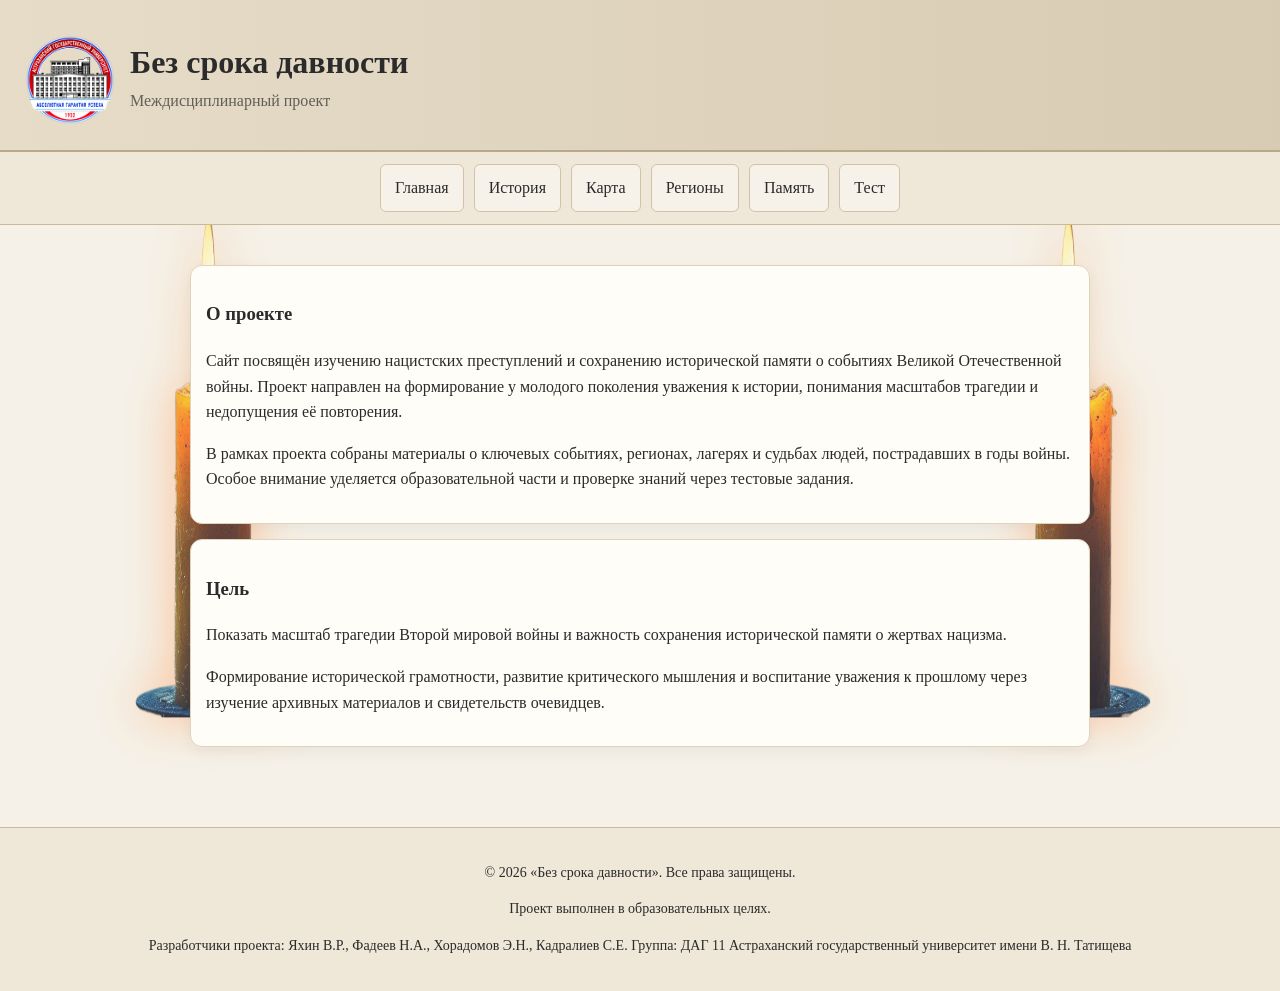
<file: index.html>
<!DOCTYPE html>
<html lang="ru">
<head>
<meta name="viewport" content="width=device-width, initial-scale=1.0">
<title>Без срока давности</title>
<link rel="stylesheet" href="style.css">
</head>

<body>

<div class="candle left">
  <img src="images/candle.png">
</div>

<div class="candle right">
  <img src="images/candle.png">
</div>


<header class="header">
  <div class="logo-wrap">
    <img src="images/logo.png" class="logo">
    <div class="title-block">
      <h1>Без срока давности</h1>
      <p>Междисциплинарный проект</p>
    </div>
  </div>
</header>

<nav>
<a href="index.html">Главная</a>
<a href="history.html">История</a>
<a href="map.html">Карта</a>
<a href="regions.html">Регионы</a>
<a href="memory.html">Память</a>
<a href="quiz.html">Тест</a>

</nav>

<section>
<div class="card">
  <h3>О проекте</h3>
  <p>
    Сайт посвящён изучению нацистских преступлений и сохранению исторической памяти о событиях Великой Отечественной войны.
    Проект направлен на формирование у молодого поколения уважения к истории, понимания масштабов трагедии и недопущения её повторения.
  </p>

  <p>
    В рамках проекта собраны материалы о ключевых событиях, регионах, лагерях и судьбах людей, пострадавших в годы войны.
    Особое внимание уделяется образовательной части и проверке знаний через тестовые задания.
  </p>
</div>

<div class="card">
  <h3>Цель</h3>
  <p>
    Показать масштаб трагедии Второй мировой войны и важность сохранения исторической памяти о жертвах нацизма.
  </p>

  <p>
    Формирование исторической грамотности, развитие критического мышления и воспитание уважения к прошлому через изучение архивных материалов и свидетельств очевидцев.
  </p>
</div>
</section>

<footer class="footer">
  <div class="footer-content">
    <p>© 2026 «Без срока давности». Все права защищены.</p>
    <p>Проект выполнен в образовательных целях.</p>
    <p>Разработчики проекта: Яхин В.Р., Фадеев Н.А., Хорадомов Э.Н., Кадралиев С.Е. Группа: ДАГ 11 Астраханский государственный университет имени В. Н. Татищева
</p>
  </div>
</footer>
</body>
</html>
</file>
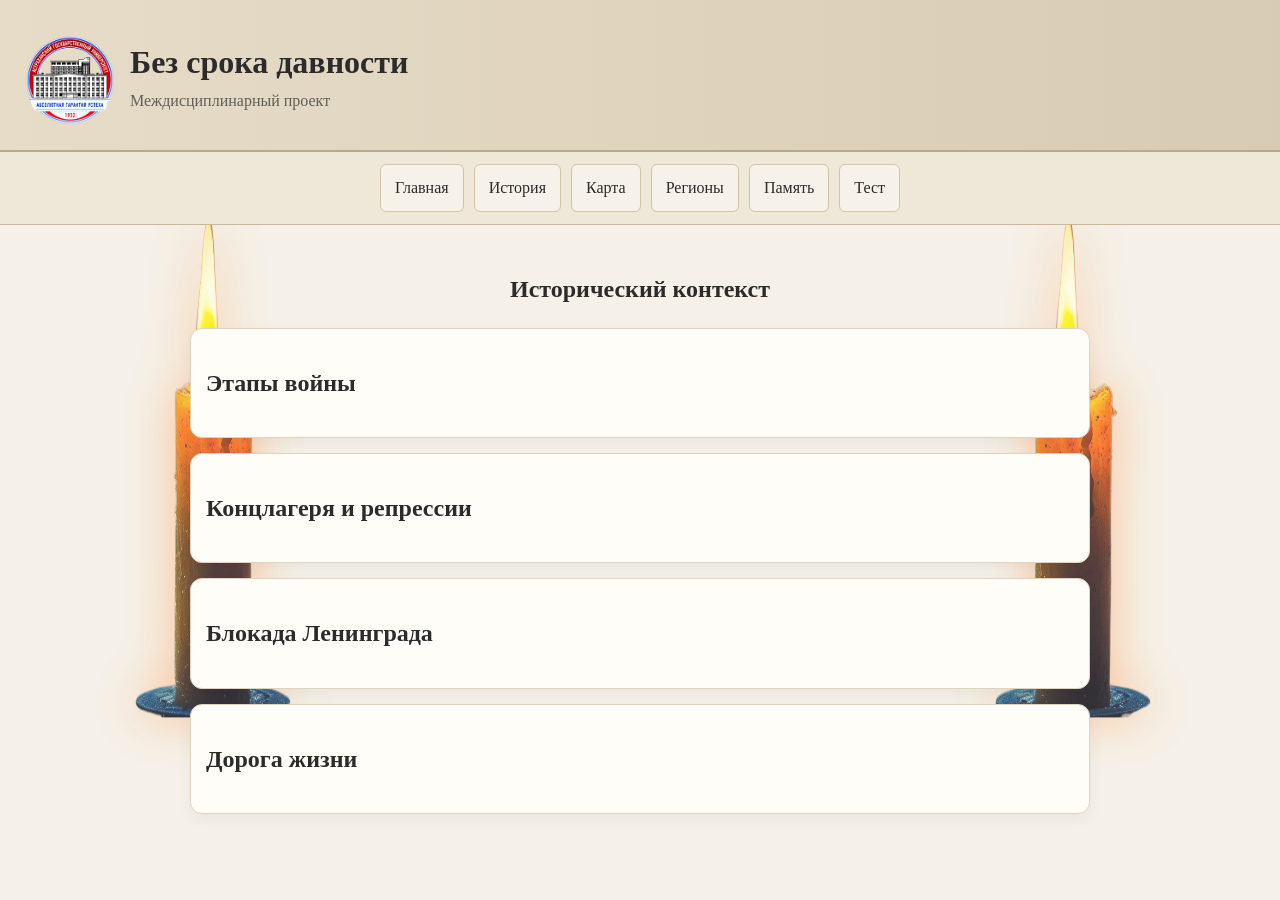
<file: history.html>
<!DOCTYPE html>
<html lang="ru">
<head>
<meta charset="UTF-8">
<meta name="viewport" content="width=device-width, initial-scale=1.0">
<title>История</title>
<link rel="stylesheet" href="style.css">
<script src="script.js" defer></script>
</head>

<header class="header">
  <div class="logo-wrap">
    <img src="images/logo.png" class="logo">
    <div class="title-block">
      <h1>Без срока давности</h1>
      <p>Междисциплинарный проект</p>
    </div>
  </div>
</header>

<body>
<div class="candle left">
  <img src="images/candle.png">
</div>

<div class="candle right">
  <img src="images/candle.png">
</div>

<nav>
<a href="index.html">Главная</a>
<a href="history.html">История</a>
<a href="map.html">Карта</a>
<a href="regions.html">Регионы</a>
<a href="memory.html">Память</a>
<a href="quiz.html">Тест</a>
</nav>

<section>

<h1 class="page-title">Исторический контекст</h1>

<div class="card">
  <h2 onclick="toggle('warStages')">Этапы войны</h2>

  <div id="warStages" class="hidden">

    <h3>1941 — Начало вторжения</h3>
    <p>
      22 июня 1941 года Германия начала операцию «Барбаросса».
      В первые месяцы немецкие войска стремительно продвигались к Москве.
      Битва за Москву стала первым крупным срывом немецкого наступления.
    </p>

    <h3>1942 — Наступление на юг</h3>
    <p>
      Основной удар был направлен на Кавказ и Сталинград.
      Германия стремилась захватить нефтяные районы и важные транспортные узлы.
    </p>

    <h3>1943 — Перелом войны</h3>
    <p>
      Победы под Сталинградом и на Курской дуге изменили ход войны.
      Стратегическая инициатива окончательно перешла к СССР.
    </p>

    <h3>1944 — Освобождение</h3>
    <p>
      Красная армия освободила большую часть оккупированных территорий
      и начала вытеснение противника за пределы страны.
    </p>

    <h3>1945 — Победа</h3>
    <p>
      Завершающий этап войны.
      Берлинская операция закончилась капитуляцией Германии,
      а 9 мая стало Днём Победы.
    </p>

  </div>
</div>

<div class="card">
<h2 onclick="toggle('campsInfo')">Концлагеря и репрессии</h2>

<div id="campsInfo" class="hidden">
<p>
<strong>Трудовые лагеря.</strong>
Использовались для принудительного труда заключённых.
</p>

<p>
<strong>Пересыльные лагеря.</strong>
Предназначались для временного содержания военнопленных.
</p>

<p>
<strong>Лагеря уничтожения.</strong>
Использовались для массового уничтожения людей.
</p>
</div>
</div>

<div class="card">
<h2 onclick="toggle('blockade')">Блокада Ленинграда</h2>

<div id="blockade" class="hidden">
<p>
Блокада Ленинграда длилась 872 дня (1941–1944) и стала одной из самых тяжёлых страниц войны. Город был полностью окружён немецкими войсками, из-за чего прекратились поставки продовольствия и топлива.

Главной целью противника было сломить город голодом и холодом. Несмотря на это, Ленинград продолжал жить и работать: действовали заводы, выпускалась военная продукция, люди поддерживали оборону города.
</p>
</div>
</div>

<div class="card">
<h2 onclick="toggle('ladoga')">Дорога жизни</h2>

<div id="ladoga" class="hidden">
<p>
Дорога жизни — единственный путь снабжения блокадного Ленинграда через Ладожское озеро.

Зимой перевозки шли по льду, летом — по воде. По этой трассе в город доставляли продукты и боеприпасы, а обратно вывозили эвакуированных жителей, в первую очередь детей и раненых.

Маршрут постоянно находился под обстрелами, но именно он стал спасением для сотен тысяч людей.
</p>
</div>
</div>

</section>

</body>
</html>
</file>
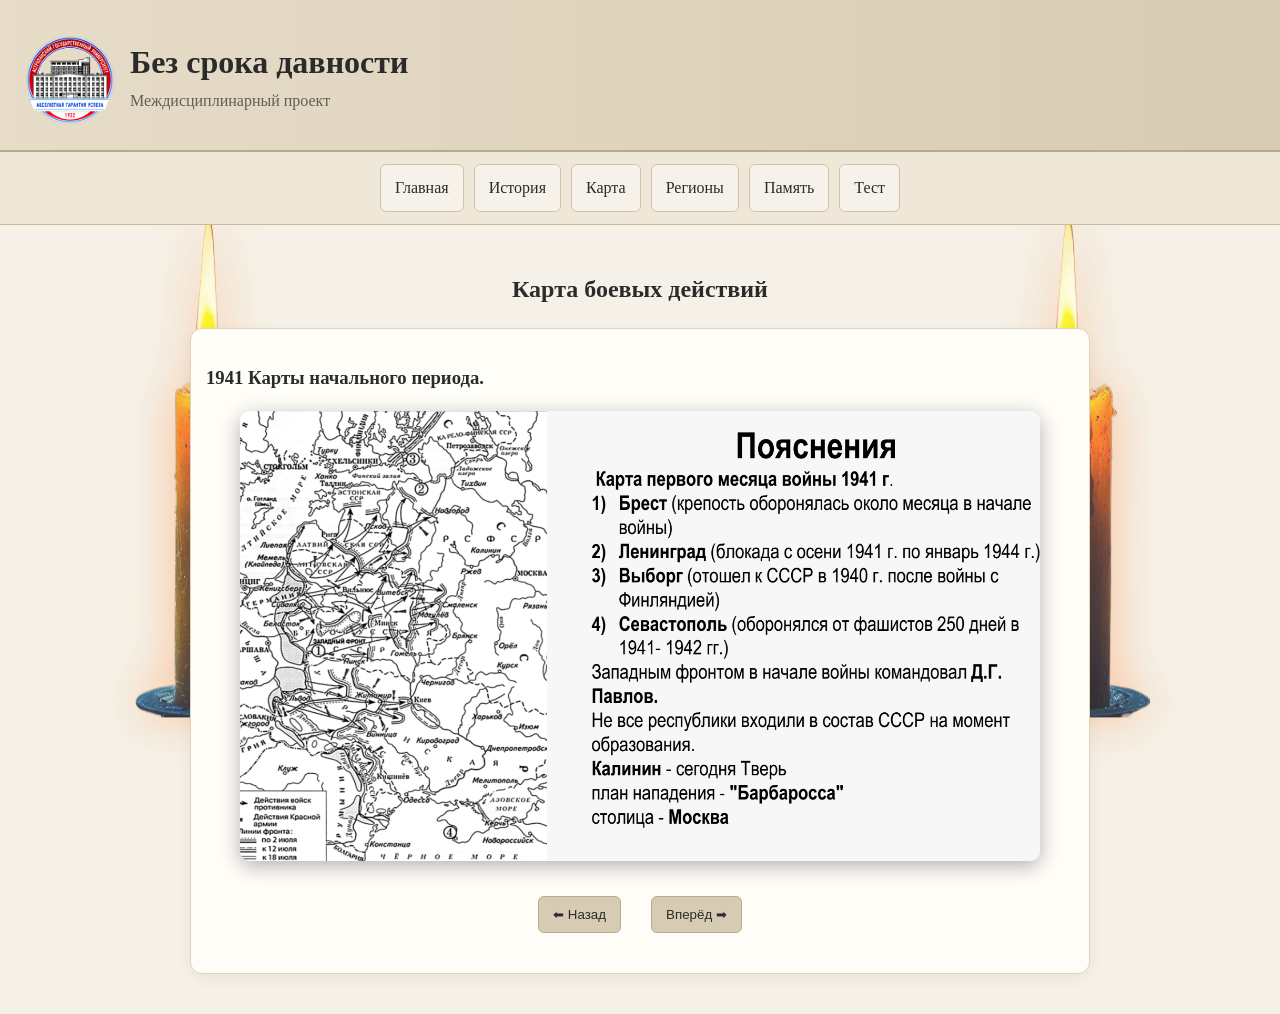
<file: map.html>
<!DOCTYPE html>
<html lang="ru">
<head>
<meta charset="UTF-8">
<meta name="viewport" content="width=device-width, initial-scale=1.0">
<title>Карта боевых действий</title>
<link rel="stylesheet" href="style.css">
<script src="map.js" defer></script>
</head>

<body>

<div class="candle left">
  <img src="images/candle.png">
</div>

<div class="candle right">
  <img src="images/candle.png">
</div>

<header class="header">
  <div class="logo-wrap">
    <img src="images/logo.png" class="logo">
    <div class="title-block">
      <h1>Без срока давности</h1>
      <p>Междисциплинарный проект</p>
    </div>
  </div>
</header>


<nav>
<a href="index.html">Главная</a>
<a href="history.html">История</a>
<a href="map.html">Карта</a>
<a href="regions.html">Регионы</a>
<a href="memory.html">Память</a>
<a href="quiz.html">Тест</a>
</nav>

<section>

<h1 class="page-title">Карта боевых действий</h1>

<div class="card">

<h3 id="year">1941 Карты начального периода.</h3>

<img id="mapImage" src="images/map1.jpg" class="map-img" onclick="openModal(this)">


<div id="imgModal" class="modal" onclick="closeModal()">
  <div class="modal-content" onclick="event.stopPropagation()">

    <span class="close-btn" onclick="closeModal()">✕</span>

    <img id="modalImg">
  </div>
</div>
  <div class="controls">
    <button onclick="prev()">⬅ Назад</button>
    <button onclick="next()">Вперёд ➡</button>
  </div>

</div>

</section>

</body>
</html>
</file>
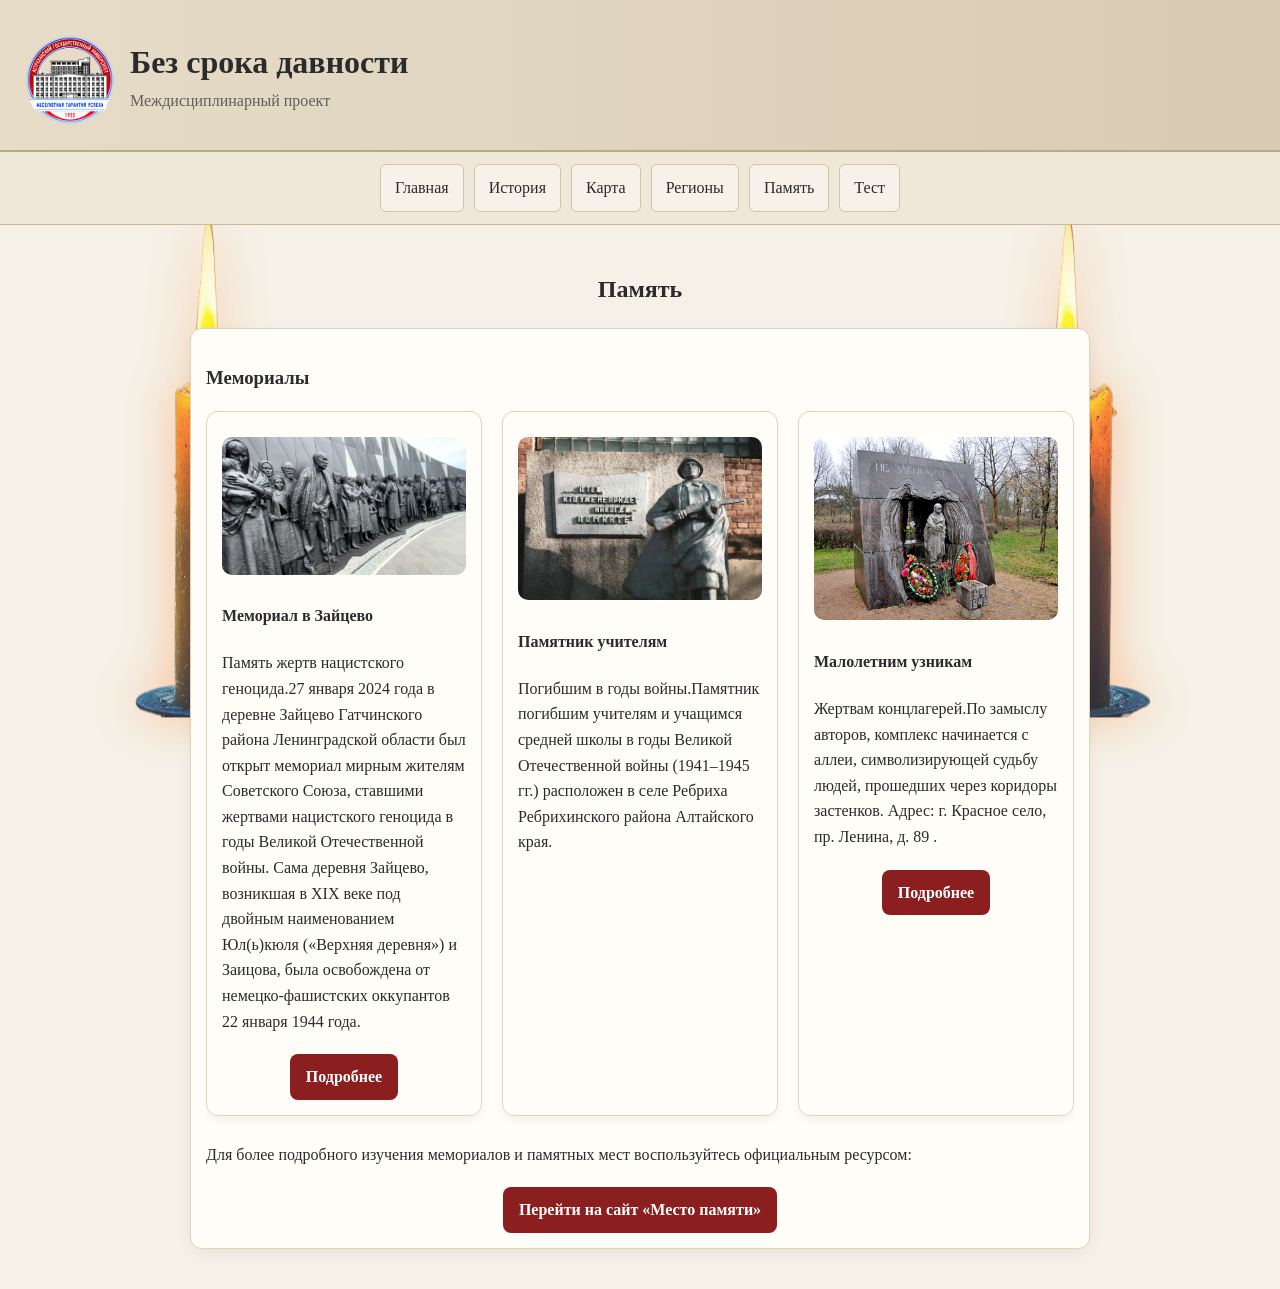
<file: memory.html>
<!DOCTYPE html>
<html>
<head>
<meta charset="UTF-8">
<meta name="viewport" content="width=device-width, initial-scale=1.0">
<title>Память</title>
<link rel="stylesheet" href="style.css">
</head>

<body>

<div class="candle left">
  <img src="images/candle.png">
</div>

<div class="candle right">
  <img src="images/candle.png">
</div>

<header class="header">
  <div class="logo-wrap">
    <img src="images/logo.png" class="logo">
    <div class="title-block">
      <h1>Без срока давности</h1>
      <p>Междисциплинарный проект</p>
    </div>
  </div>
</header>


<nav>
<a href="index.html">Главная</a>
<a href="history.html">История</a>
<a href="map.html">Карта</a>
<a href="regions.html">Регионы</a>
<a href="memory.html">Память</a>
<a href="quiz.html">Тест</a>

</nav>
<section>
<h1 class="page-title">Память</h1>

<div class="card">
  <h3>Мемориалы</h3>


  <div class="memorials">

    <div class="mem-card">
      <img src="images/memorial1.jpg">
      <h4>Мемориал в Зайцево</h4>
      <p>Память жертв нацистского геноцида.27 января 2024 года в деревне Зайцево Гатчинского района Ленинградской области был открыт мемориал мирным жителям Советского Союза, ставшими жертвами нацистского геноцида в годы Великой Отечественной войны. Сама деревня Зайцево, возникшая в XIX веке под двойным наименованием Юл(ь)кюля («Верхняя деревня») и Заицова, была освобождена от немецко-фашистских оккупантов 22 января 1944 года.</p>
      <a href="https://toponimika.spb.ru/novosti/novosti-toponimiki/item/1634-11-aprelya-mezhdunarodnyj-den-osvobozhdeniya-uznikov-fashistskikh-kontslagerej.html?utm_medium=organic&utm_source=yandexsmartcamera" target="_blank" class="btn-more">Подробнее</a>
</div>

    <div class="mem-card">
      <img src="images/ocr.jpeg">
      <h4>Памятник учителям</h4>
      <p>Погибшим в годы войны.Памятник погибшим учителям и учащимся средней школы в годы Великой Отечественной войны (1941–1945 гг.) расположен в селе Ребриха Ребрихинского района Алтайского края. 
</p>
    </div>

    <div class="mem-card">
      <img src="images/yzniki.jpg">
      <h4>Малолетним узникам</h4>
      <p>Жертвам концлагерей.По замыслу авторов, комплекс начинается с аллеи, символизирующей судьбу людей, прошедших через коридоры застенков. Адрес: г. Красное село, пр. Ленина, д. 89 .</p>
      <a href="https://www.prlib.ru/item/343309?utm_medium=organic&utm_source=yandexsmartcamera" class="btn-more">Подробнее</a>
</div>

  </div>

<p class="mem-text">
  Для более подробного изучения мемориалов и памятных мест воспользуйтесь официальным ресурсом:
</p>

<a href="https://местопамяти.рф/" target="_blank" class="btn-more">
  Перейти на сайт «Место памяти»
</a>



</section>

</body>
</html>
</file>
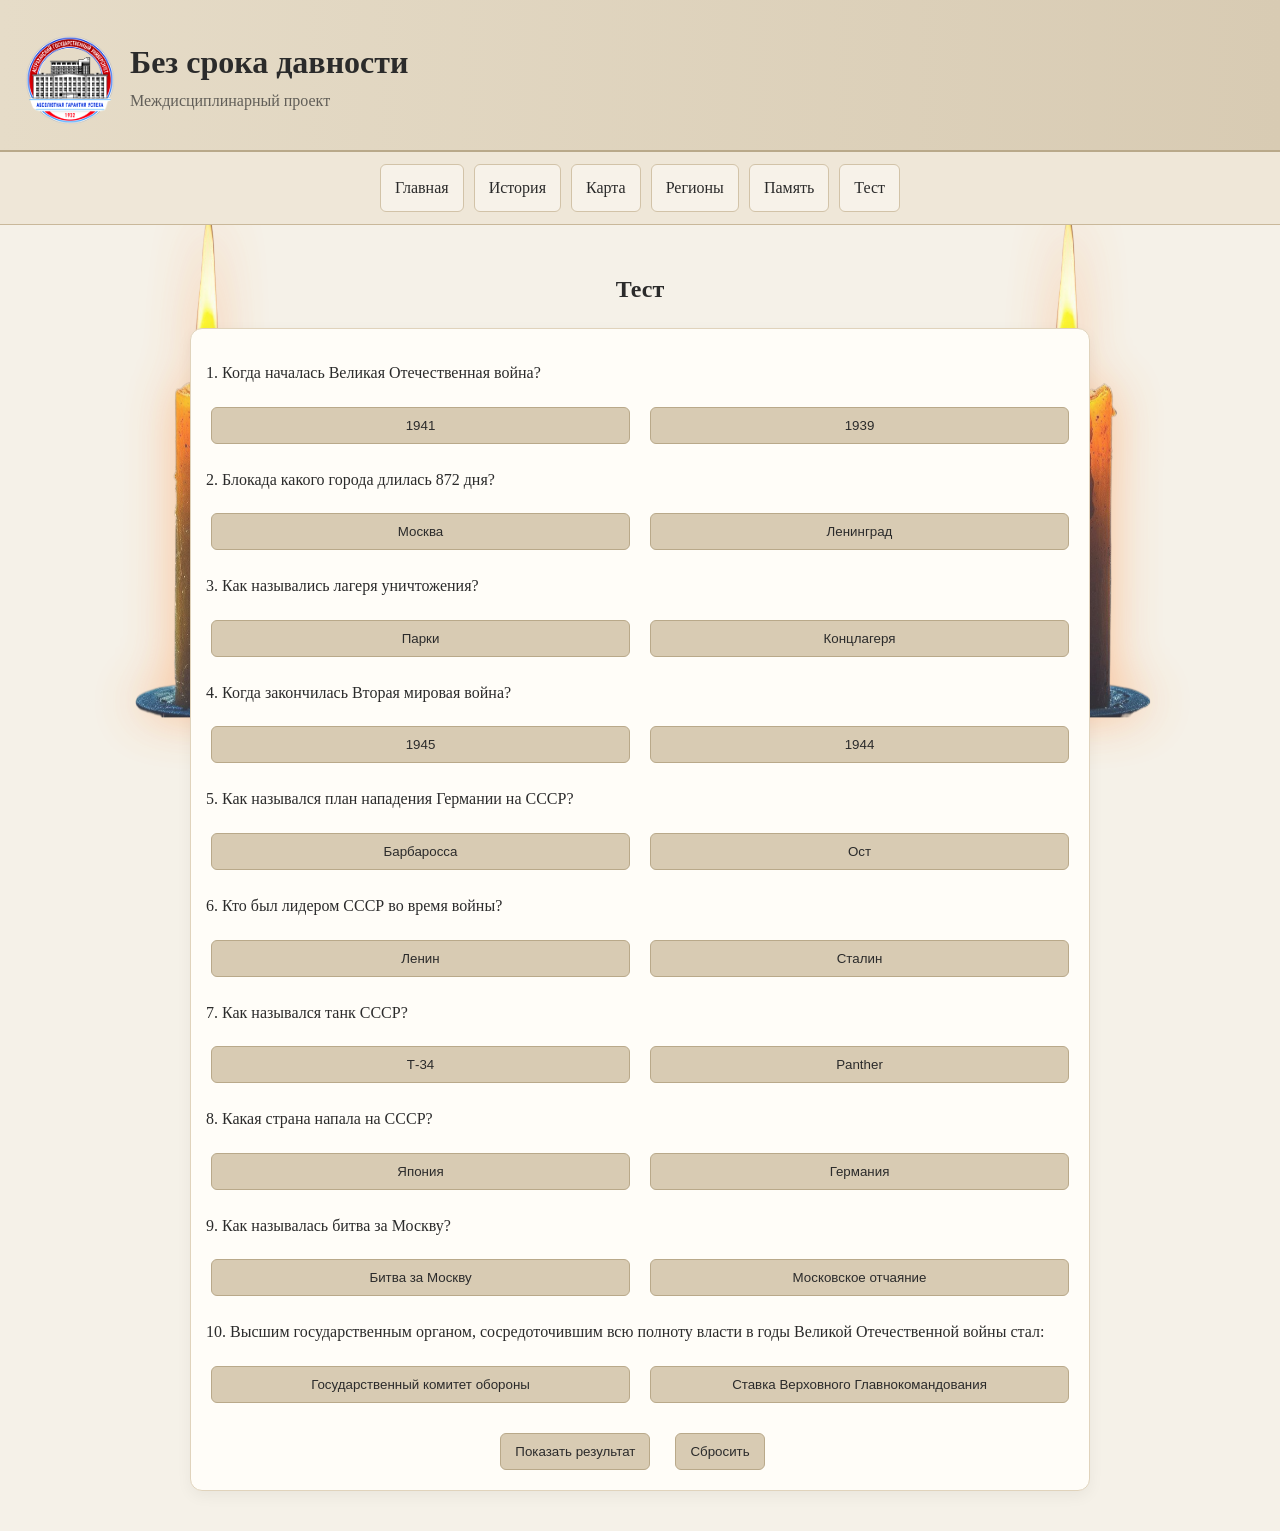
<file: quiz.html>
<!DOCTYPE html>
<html>
<head>
<meta charset="UTF-8">
<meta name="viewport" content="width=device-width, initial-scale=1.0">
<title>Тест</title>
<link rel="stylesheet" href="style.css">
<script src="script.js" defer></script>
</head>

<body>
<div class="candle left">
  <img src="images/candle.png">
</div>

<div class="candle right">
  <img src="images/candle.png">
</div>

<header class="header">
  <div class="logo-wrap">
    <img src="images/logo.png" class="logo">
    <div class="title-block">
      <h1>Без срока давности</h1>
      <p>Междисциплинарный проект</p>
    </div>
  </div>
</header>


<nav>
<a href="index.html">Главная</a>
<a href="history.html">История</a>
<a href="map.html">Карта</a>
<a href="regions.html">Регионы</a>
<a href="memory.html">Память</a>
<a href="quiz.html">Тест</a>

</nav>

<section>

<h1 class="page-title">Тест</h1>

<div class="card">

  <div class="question">
    <p>1. Когда началась Великая Отечественная война?</p>
    <div>
      <button onclick="answer(1, true, this)">1941</button>
      <button onclick="answer(1, false, this)">1939</button>
    </div>
  </div>

  <div class="question">
    <p>2. Блокада какого города длилась 872 дня?</p>
    <div>
      <button onclick="answer(2, false, this)">Москва</button>
      <button onclick="answer(2, true, this)">Ленинград</button>
    </div>
  </div>

  <div class="question">
    <p>3. Как назывались лагеря уничтожения?</p>
    <div>
      <button onclick="answer(3, false, this)">Парки</button>
      <button onclick="answer(3, true, this)">Концлагеря</button>
    </div>
  </div>

  <div class="question">
    <p>4. Когда закончилась Вторая мировая война?</p>
    <div>
      <button onclick="answer(4, true, this)">1945</button>
      <button onclick="answer(4, false, this)">1944</button>
    </div>
  </div>

  <div class="question">
    <p>5. Как назывался план нападения Германии на СССР?</p>
    <div>
      <button onclick="answer(5, true, this)">Барбаросса</button>
      <button onclick="answer(5, false, this)">Ост</button>
    </div>
  </div>

  <div class="question">
    <p>6. Кто был лидером СССР во время войны?</p>
    <div>
      <button onclick="answer(6, false, this)">Ленин</button>
      <button onclick="answer(6, true, this)">Сталин</button>
    </div>
  </div>

  <div class="question">
    <p>7. Как назывался танк СССР?</p>
    <div>
      <button onclick="answer(7, true, this)">Т-34</button>
      <button onclick="answer(7, false, this)">Panther</button>
    </div>
  </div>

  <div class="question">
    <p>8. Какая страна напала на СССР?</p>
    <div>
      <button onclick="answer(8, false, this)">Япония</button>
      <button onclick="answer(8, true, this)">Германия</button>
    </div>
  </div>

  <div class="question">
    <p>9. Как называлась битва за Москву?</p>
    <div>
      <button onclick="answer(9, true, this)">Битва за Москву</button>
      <button onclick="answer(9, false, this)">Московское отчаяние</button>
    </div>
  </div>

  <div class="question">
    <p>10. Высшим государственным органом, сосредоточившим всю полноту власти в годы Великой Отечественной войны стал:</p>
    <div>
      <button onclick="answer(10, true, this)">Государственный комитет обороны</button>
      <button onclick="answer(10, false, this)">Ставка Верховного Главнокомандования</button>
    </div>
  </div>

<div class="test-controls">
  <button onclick="showResult()">Показать результат</button>
<button onclick="resetTest()">Сбросить</button>

<p id="result"></p>
</div>

</section>

</body>
</html>
</file>
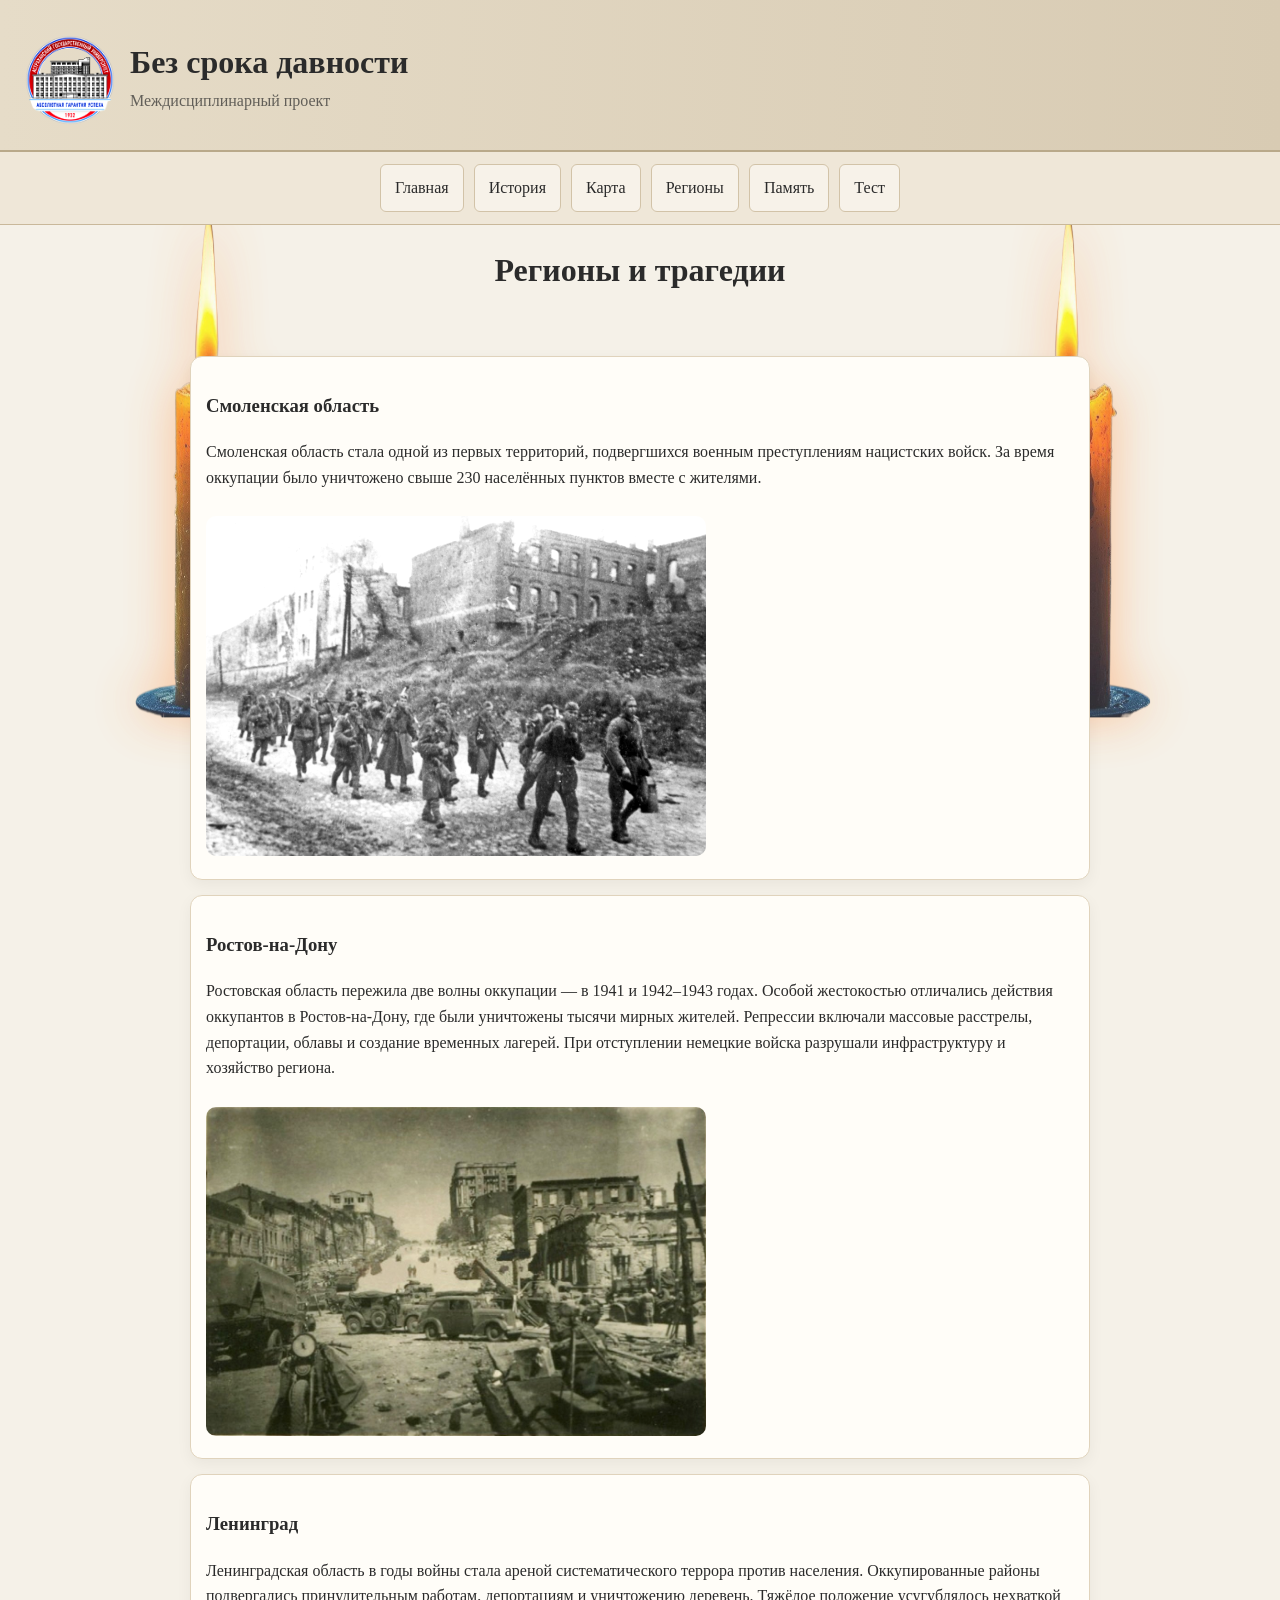
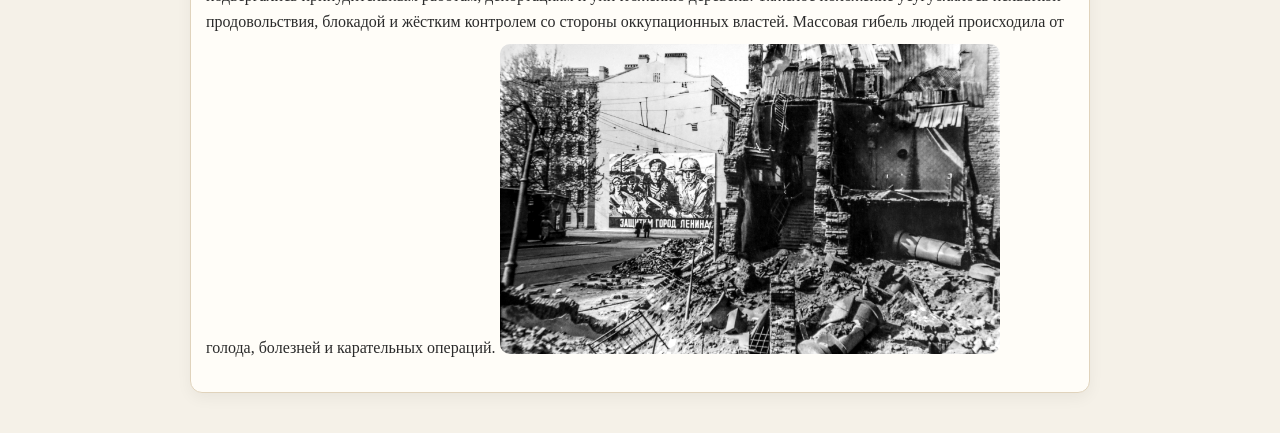
<file: regions.html>
<!DOCTYPE html>
<html>
<head>
<meta charset="UTF-8">
<meta name="viewport" content="width=device-width, initial-scale=1.0">
<title>Регионы</title>
<link rel="stylesheet" href="style.css">
<script src="script.js" defer></script>
</head>

<body>

<div class="candle left">
  <img src="images/candle.png">
</div>

<div class="candle right">
  <img src="images/candle.png">
</div>

<header class="header">
  <div class="logo-wrap">
    <img src="images/logo.png" class="logo">
    <div class="title-block">
      <h1>Без срока давности</h1>
      <p>Междисциплинарный проект</p>
    </div>
  </div>
</header>

<nav>
<a href="index.html">Главная</a>
<a href="history.html">История</a>
<a href="map.html">Карта</a>
<a href="regions.html">Регионы</a>
<a href="memory.html">Память</a>
<a href="quiz.html">Тест</a>

</nav>

<h1 class="page-title">Регионы и трагедии</h1>

<section>

<div class="card">
  <h3 onclick="toggle('r1')">Смоленская область</h3>

      <p>
        Смоленская область стала одной из первых территорий, подвергшихся военным преступлениям нацистских войск. За время оккупации было уничтожено свыше 230 населённых пунктов вместе с жителями.
      </p>

    <img src="images/voini.jpg">
  </div>
</div>

<div class="card">
  <h3 onclick="toggle('r2')">Ростов-на-Дону</h3>

      <p>
        Ростовская область пережила две волны оккупации — в 1941 и 1942–1943 годах. Особой жестокостью отличались действия оккупантов в Ростов-на-Дону, где были уничтожены тысячи мирных жителей. Репрессии включали массовые расстрелы, депортации, облавы и создание временных лагерей. При отступлении немецкие войска разрушали инфраструктуру и хозяйство региона.
</p>
    <img src="images/rostov.jpg">
  </div>
</div>

<div class="card">
  <h3 onclick="toggle('r3')">Ленинград</h3>
    Ленинградская область в годы войны стала ареной систематического террора против населения. Оккупированные районы подвергались принудительным работам, депортациям и уничтожению деревень. Тяжёлое положение усугублялось нехваткой продовольствия, блокадой и жёстким контролем со стороны оккупационных властей. Массовая гибель людей происходила от голода, болезней и карательных операций.
<img src="images/leningrad.jpg" width="250">
  </p>
</div>
</section>

</body>
</html>
</file>
<file: style.css>
body {
    margin: 0;
    font-family: "Georgia", "Times New Roman", serif;
    background: #f5f1e8;
    color: #2b2b2b;
    line-height: 1.6;
}

/* =========================
   HEADER
========================= */
.header {
    background: linear-gradient(90deg, #e6dcc8, #d8cbb3);
    padding: 25px;
    border-bottom: 2px solid #b9a98a;
}

.logo-wrap {
    display: flex;
    align-items: center;
    gap: 15px;
}

.logo {
    width: 90px;
    filter: contrast(1.1);
}

.title-block h1 {
    margin: 0;
}

.title-block p {
    margin: 0;
    opacity: 0.7;
}

/* =========================
   NAVIGATION
========================= */
nav {
    background: #efe7d8;
    display: flex;
    flex-wrap: wrap;
    justify-content: center;
    gap: 10px;
    padding: 12px;
    border-bottom: 1px solid #c9b89a;
    position: sticky;
    top: 0;
    z-index: 100;
}

nav a {
    padding: 10px 14px;
    background: #f7f2e9;
    border-radius: 6px;
    color: #2b2b2b;
    text-decoration: none;
    border: 1px solid #d2c3a8;
    transition: 0.25s;
}

nav a:hover {
    background: #e6dcc8;
    transform: translateY(-2px);
}

/* =========================
   SECTIONS
========================= */
section {
    padding: 25px;
}

/* =========================
   CARDS
========================= */
.card {
    background: #fffdf8;
    padding: 20px;
    margin: 20px auto;
    border-radius: 12px;
    max-width: 900px;
    border: 1px solid #e0d3bc;
    box-shadow: 0 5px 15px rgba(0,0,0,0.05);
    transition: 0.3s;
}

.card:hover {
    transform: translateY(-3px);
    box-shadow: 0 10px 25px rgba(0,0,0,0.08);
}

/* =========================
   BUTTONS
========================= */
button {
    background: #d8cbb3;
    color: #2b2b2b;
    border: 1px solid #b9a98a;
    padding: 10px 14px;
    margin: 5px;
    border-radius: 6px;
    cursor: pointer;
    transition: 0.2s;
}

button:hover {
    background: #cbb99a;
    transform: scale(1.03);
}

/* =========================
   QUIZ COLORS
========================= */
button.correct {
    background: #b7e4c7 !important;
}

button.wrong {
    background: #f8ad9d !important;
}

/* =========================
   ACCORDION
========================= */
.hidden {
    max-height: 0;
    overflow: hidden;
    transition: max-height 0.5s ease;
}

.show {
    max-height: 1200px;
}

/* =========================
   IMAGES
========================= */
img {
    width: 100%;
    max-width: 500px;
    border-radius: 10px;
    margin-top: 10px;
    filter: contrast(1.05);
}

/* =========================
   MAP
========================= */
.map-img {
    width: 100%;
    border-radius: 10px;
    cursor: zoom-in;
    transition: 0.3s;
}

.map-img:hover {
    transform: scale(1.02);
}

/* =========================
   MODAL
========================= */
.modal {
    display: none;
    position: fixed;
    z-index: 999;
    inset: 0;
    background: rgba(0,0,0,0.85);
    justify-content: center;
    align-items: center;
}

.modal img {
    max-width: 90%;
    max-height: 90%;
    border-radius: 8px;
}

/* =========================
   FLEX ROW
========================= */
.row {
    display: flex;
    gap: 20px;
    align-items: center;
}

/* =========================
   MEMORIALS
========================= */
.memorials {
    display: flex;
    flex-wrap: wrap;
    gap: 15px;
    justify-content: center;
}

.mem-card {
    background: #fffdf8;
    padding: 15px;
    border-radius: 10px;
    width: 260px;
    border: 1px solid #e0d3bc;
    transition: 0.3s;
}

.mem-card:hover {
    transform: translateY(-5px);
}

/* =========================
   FOOTER
========================= */
.footer {
    background: #efe7d8;
    padding: 20px;
    text-align: center;
    margin-top: 40px;
    border-top: 1px solid #c9b89a;
    font-size: 14px;
}

/* =========================
   RESPONSIVE
========================= */
@media (max-width: 600px) {
    .logo-wrap {
        flex-direction: column;
        text-align: center;
    }

    .row {
        flex-direction: column;
    }

    nav {
        gap: 5px;
    }

    .card {
        margin: 15px;
    }
}

/* =========================
   CANDLES (optional)
========================= */
.candle {
    position: fixed;
    top: 50%;
    transform: translateY(-50%);
    pointer-events: none;
    z-index: 0;
}

.candle.left { left: 10px; }
.candle.right { right: 10px; }

.candle img {
    width: 400px;
    opacity: 0.8;
    filter: drop-shadow(0 0 25px rgba(255,140,60,0.6));
}

@media (max-width: 600px) {
    .candle {
        display: none;
    }
}
/* ===== MEMORY CARD ===== */
.mem-card {
    background: #fffdf8;
    padding: 15px;
    border-radius: 12px;
    width: 280px;
    border: 1px solid #e0d3bc;
    box-shadow: 0 4px 12px rgba(0,0,0,0.05);
    transition: 0.3s;
}

.mem-card:hover {
    transform: translateY(-6px);
}

/* IMAGE */
.mem-card img {
    width: 100%;
    border-radius: 10px;
}

/* SHORT TEXT */
.short {
    opacity: 0.8;
    margin: 10px 0;
}

/* HIDDEN TEXT */
.more-text {
    max-height: 0;
    overflow: hidden;
    transition: max-height 0.5s ease, opacity 0.3s ease;
    opacity: 0;
}

.more-text.show {
    max-height: 300px;
    opacity: 1;
}

.more-btn {
    display: inline-block;
    background: #d8cbb3;
    border: 1px solid #b9a98a;
    padding: 8px 14px;
    border-radius: 8px;
    text-decoration: none;
    color: #2b2b2b;
    transition: 0.2s;
    margin-top: 10px;
}

.more-btn:hover {
    background: #cbb99a;
    transform: translateY(-2px);
}
.memorials {
  display: flex;
  gap: 20px;
  justify-content: center;
  flex-wrap: nowrap; /* ❗ запрещаем перенос */
  overflow-x: auto;   /* если не влезет — появится прокрутка */
  padding-bottom: 10px;
}

/* карточка */
.mem-card {
    width: 280px;
    background: #fffdf8;
    padding: 15px;
    border-radius: 12px;
    border: 1px solid #e0d3bc;
    box-shadow: 0 4px 10px rgba(0,0,0,0.05);
    transition: 0.3s;
}

.mem-card:hover {
    transform: translateY(-5px);
}
@media (max-width: 900px) {
    .memorials {
        flex-direction: column;
        align-items: center;
    }

    .mem-card {
        width: 90%;
    }
}
.memory-site-btn {
    display: block;
    width: fit-content;
    margin: 20px auto 0 auto; /* 👈 центрирование */
    padding: 12px 18px;
    background: #d8cbb3;
    color: #2b2b2b;
    text-decoration: none;
    border-radius: 10px;
    border: 1px solid #b9a98a;
    font-weight: 500;
    transition: 0.25s;
    box-shadow: 0 3px 10px rgba(0,0,0,0.05);
    text-align: center;
}

.memory-site-btn:hover {
    background: #cbb99a;
    transform: translateY(-3px);
    box-shadow: 0 6px 15px rgba(0,0,0,0.1);
}
.btn-more {
  display: inline-block;
  margin-top: 10px;
  padding: 10px 16px;
  background-color: #8b1e1e; /* под военную тематику */
  color: white;
  text-decoration: none;
  border-radius: 8px;
  font-weight: 600;
  transition: 0.3s ease;
  text-align: center;
}

.btn-more:hover {
  background-color: #a52a2a;
  transform: scale(1.05);
}
.btn-more {
  display: block;
  width: fit-content;
  margin: 20px auto 0 auto; /* вот это центрирует */
  padding: 10px 16px;
  background-color: #8b1e1e;
  color: white;
  text-decoration: none;
  border-radius: 8px;
  font-weight: 600;
  transition: 0.3s ease;
  text-align: center;
}
.map-img {
  width: 100%;
  max-width: 900px;   /* можно менять */
  height: auto;
  display: block;
  margin: 20px auto;
  border-radius: 10px;
  box-shadow: 0 5px 20px rgba(0,0,0,0.3);
}
.controls {
  margin-top: auto; /* прижимает кнопки вниз */
  display: flex;
  justify-content: center;
  gap: 20px;
  padding-top: 20px;
}
#desc {
  min-height: 50px;
  text-align: center;
}
#mapImage {
  width: 100%;
  max-width: 800px;
  height: 450px;       /* фиксированная высота */
  object-fit: cover;   /* чтобы не ломало пропорции */
  display: block;
  margin: 10px auto;
  border-radius: 10px;
}
#desc {
  min-height: 60px;
  text-align: center;
}
.controls {
  margin-top: auto;
  display: flex;
  justify-content: center;
  gap: 20px;
  padding: 20px 0;
}
.modal-content {
  max-width: 90vw;
  max-height: 90vh;
  display: flex;
  justify-content: center;
  align-items: center;
}

#modalImg {
  max-width: 100%;
  max-height: 100%;
  width: auto;
  height: auto;
  object-fit: contain;
  transform-origin: center;
}

.modal {
  display: none;
  position: fixed;
  top: 0;
  left: 0;
  width: 100%;
  height: 100%;

  background: rgba(255, 255, 255, 0.85); /* вместо чёрного */
  backdrop-filter: blur(3px);

  justify-content: center;
  align-items: center;
}
.modal {
  display: none;
  position: fixed;
  inset: 0;

  background: transparent; /* полностью убрали фон */
  
  justify-content: center;
  align-items: center;

  padding: 10px;
}
.close-btn {
  position: absolute;
  top: 10px;
  right: 10px;

  font-size: 30px;
  font-weight: bold;
  cursor: pointer;

  color: white;
  background: rgba(139, 30, 30, 0.95); /* красный под тематику */
  
  border-radius: 50%;
  width: 42px;
  height: 42px;

  display: flex;
  justify-content: center;
  align-items: center;

  box-shadow: 0 4px 12px rgba(0,0,0,0.4);

  transition: 0.2s;
}

.close-btn:hover {
  transform: scale(1.1);
  background: rgba(165, 42, 42, 1);
}
.modal-content {
  position: relative;
  z-index: 10;
}
.row {
  display: flex;
  flex-direction: row;
  gap: 20px;
  align-items: flex-start;
}

.row .text {
  flex: 1;
}

.row img {
  width: 300px;
  max-width: 40%;
  height: auto;
  border-radius: 8px;
  object-fit: cover;
}

@media (max-width: 768px) {
  .row {
    flex-direction: column;
  }

  .row img {
    width: 100%;
  }
}
.card {
  max-width: 900px;
  margin: 15px auto;   /* одинаковые отступы между блоками */
  padding: 15px;
  box-sizing: border-box;
}
.page-title {
  text-align: center;
  margin: 20px 0;
}
.question {
  margin-bottom: 20px;
}

.question div {
  display: flex;
  flex-wrap: wrap;
  gap: 10px;
}

.question button {
  flex: 1 1 45%;
  padding: 10px;
}

@media (max-width: 600px) {
  .question div {
    grid-template-columns: 1fr;
  }

  .question button {
    width: 100%;
    max-width: 320px;   /* ограничение ширины */
    margin: 0 auto;     /* центрирование */
    display: block;
  }
}
.test-controls {
  display: flex;
  justify-content: center;
  gap: 15px;
  margin-top: 20px;
  flex-wrap: wrap;
}
@media (max-width: 600px) {

  .card {
    padding: 12px;
    margin: 10px;
  }

  .question p {
    font-size: 16px;
    line-height: 1.4;
  }

  /* Кнопки ответов */
  .question div {
    display: grid;
    grid-template-columns: 1fr;
    gap: 8px;
  }

  .question button {
    width: 100%;
    max-width: 100%;
    padding: 10px;
    font-size: 15px;
    border-radius: 8px;
  }

  /* Кнопки результата */
  .card > button,
  .test-controls button {
    width: 100%;
    max-width: 320px;
    margin: 6px auto;
    display: block;
  }

  #result {
    text-align: center;
    font-size: 18px;
    margin-top: 10px;
  }
}
.question {
  margin-bottom: 18px;
}
.close-map-btn {
    position: absolute;
    top: 15px;
    right: 15px;
    z-index: 9999;
    background: rgba(0,0,0,0.7);
    color: white;
    border: none;
    padding: 8px 12px;
    border-radius: 6px;
    cursor: pointer;
}
.card {
    position: relative;
}
.card {
    position: relative;
}
.modal {
    z-index: 10000;
}

.close-map-btn {
    z-index: 10001;
}
</file>
